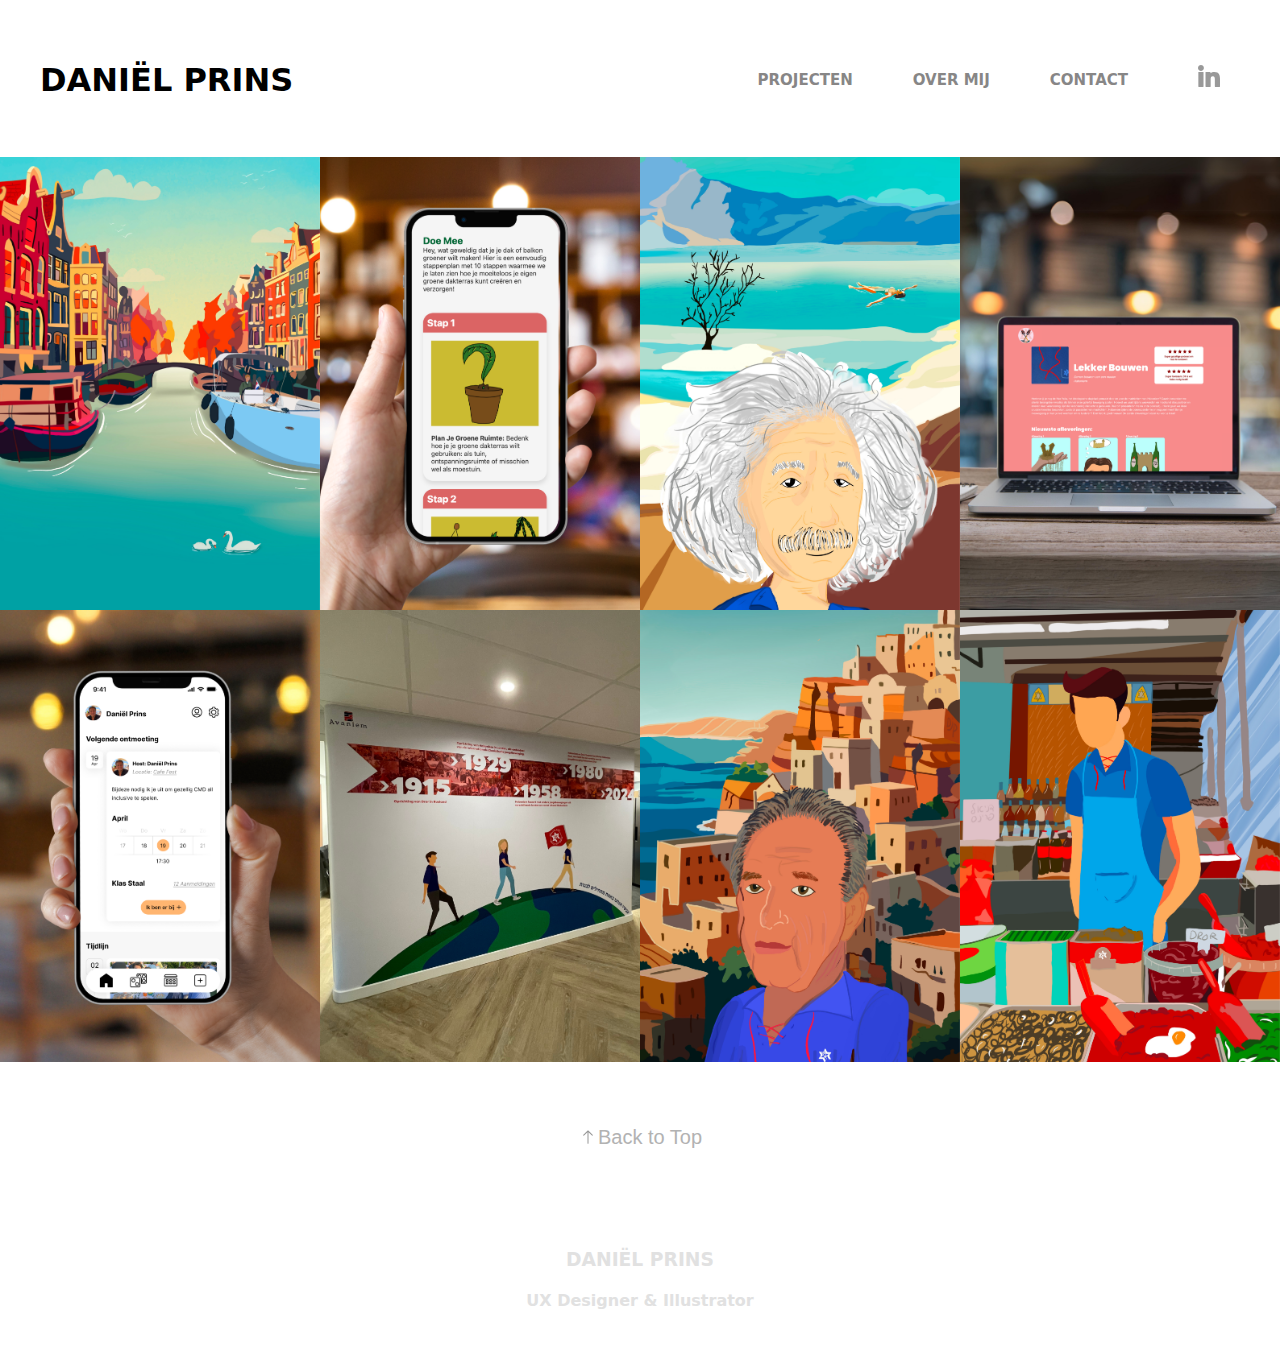
<file: index.html>
<!DOCTYPE html>
<html lang="en">
<head>
    <meta charset="UTF-8">
    <meta name="viewport" content="width=device-width, initial-scale=1.0">
    <title>Portfolio</title>
    <link rel="stylesheet" href="styles.css">
</head>


<body>
   
    <nav>
        <div class="nav-left">
            <a href="index.html" > <h1> DANIËL PRINS</h1> </a>
        </div>
        <div class="nav-right">
            <a href="index.html">PROJECTEN</a>
            <a href="overmij.html">OVER MIJ</a>
            <a href="contact.html">CONTACT</a>
            <a href="https://www.linkedin.com/in/daniël-prins-49a5671b0/" target="_blank">
                <img src="img/Logo's/LinkedIn_icon.svg" alt="linkedin">
              </a>
        </div>
    </nav>

    <div class="gallery-row">
        <div class="image-container"> 
            <a href= amsterdam.html> 
            <img src="img/Mijn_werk/Amsterdam.png" alt="Amsterdam">
            <div class="overlay">
                <div class="overlay-text">Amsterdam poster</div>
            </div>
        </a>
        </div>
    
        <div class="image-container">
            <a href= bovennatuurlijk.html> 
            <img src="img/Mijn_werk/BovenNatuurlijk.png" alt="Boven Natuurlijk">
            <div class="overlay">
                <div class="overlay-text">Boven Natuurlijk</div>
            </div>
            </a>
        </div>
    
        <div class="image-container">
            <a href= einstein.html> 
            <img src="img/Mijn_werk/Einstein.png" alt="Einstein">
            <div class="overlay">
                <div class="overlay-text">Haboniem Dror ontwerp Einstein kantoor</div>
            </div>
         </a>
        </div>
    
        <div class="image-container">
            <a href= lekkerbouwen.html> 
            <img src="img/Mijn_werk/Podcast.png" alt="Podcast">
            <div class="overlay">
                <div class="overlay-text">Lekker Bouwen</div>
            </div>
            </a>
        </div>
    
        <div class="image-container">
            <a href= cmdallinclusive.html> 
            <img src="img/Mijn_werk/CMD_All_inclusive.png" alt="CMD All Inclusive">
            <div class="overlay">
                <div class="overlay-text">CMD All Inclusive</div>
            </div>
            </a>
        </div>
    
        <div class="image-container">
            <a href= grotemuur.html> 
            <img src="img/Mijn_werk/Grote_muur.png" alt="Grote Muur">
            <div class="overlay">
                <div class="overlay-text">Haboniem Dror ontwerp muur</div>
            </div>
            </a>
        </div>
    
        <div class="image-container">
            <a href= rabin.html> 
            <img src="img/Mijn_werk/Rabin.png" alt="Rabin">
            <div class="overlay">
                <div class="overlay-text">Haboniem Dror ontwerp recreatiezaal</div>
            </div>
            </a>
        </div>
    
        <div class="image-container">
            <a href= keuken.html> 
            <img src="img/Mijn_werk/Keuken.png" alt="Keuken">
            <div class="overlay">
                <div class="overlay-text">Haboniem Dror ontwerp keukendeur</div>
            </div>
        </div>
        </a>
    </div>

    <footer>
        
        <div class="back-to-top-container">
            <a href="#">
                <img src="img/Logo's/arrow.svg" alt="Arrow">
            </a>
            <a href="#" class="back-to-top">Back to Top</a>
        </div>
        

        <h3>DANIËL PRINS</h3>
        <h4>UX Designer & Illustrator</h4>

    </footer>

    <script src="script.js"></script>

</body>

</html>
</file>
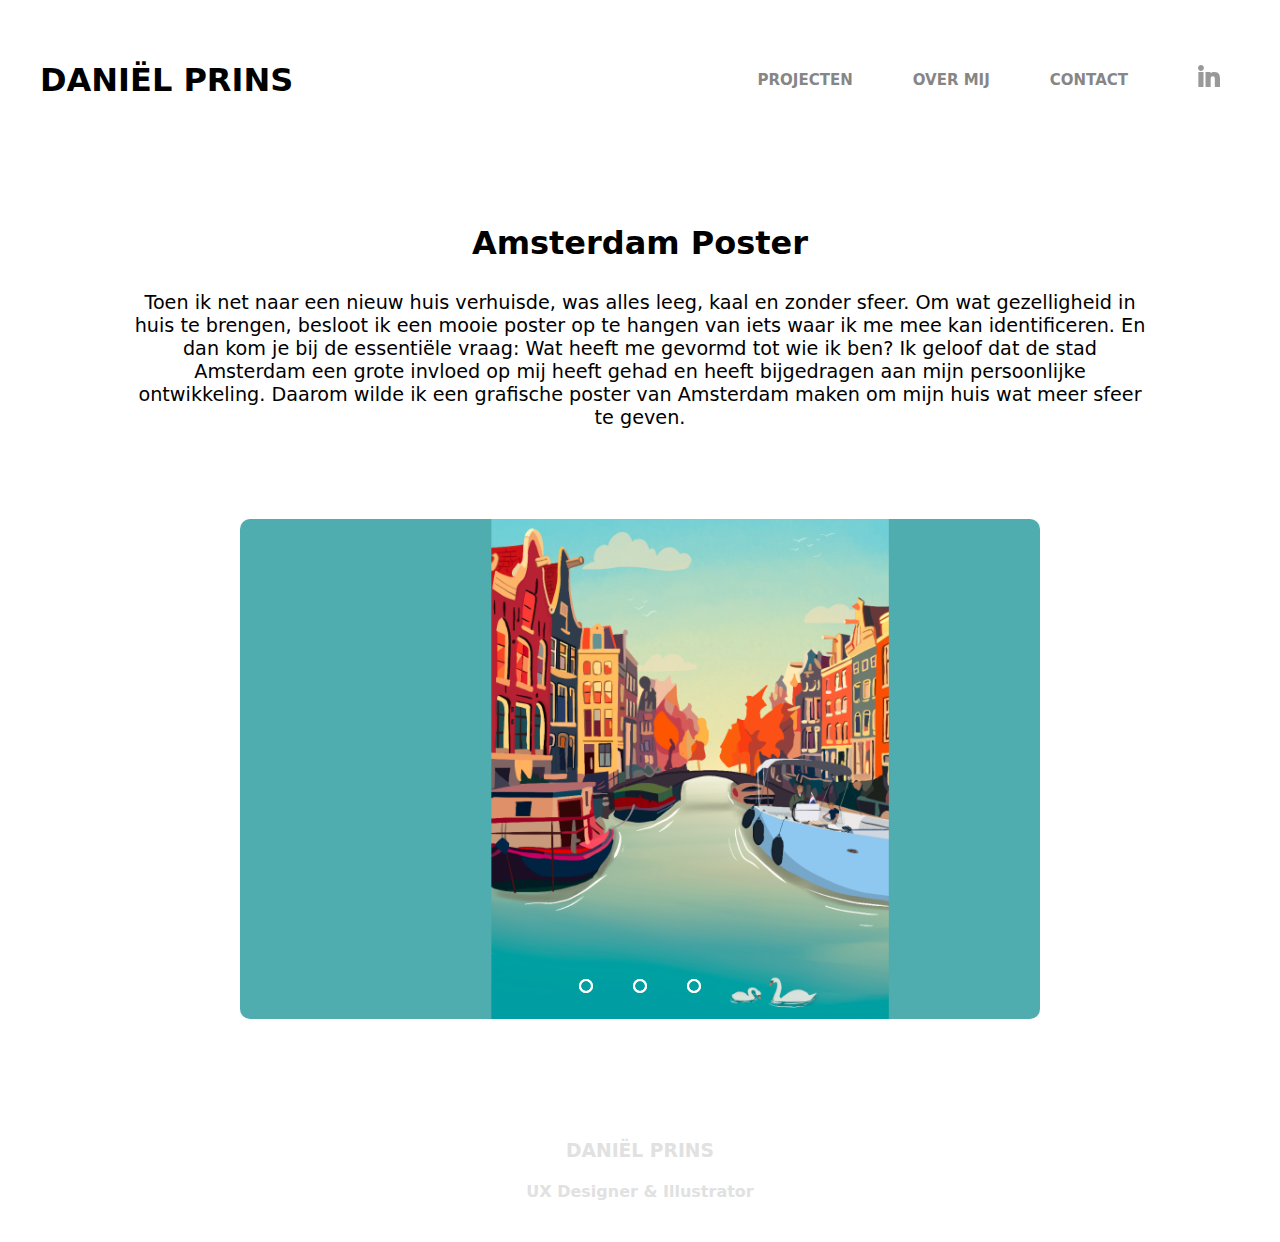
<file: amsterdam.html>
<!DOCTYPE html>
<html lang="en">
<head>
    <meta charset="UTF-8">
    <meta name="viewport" content="width=device-width, initial-scale=1.0">
    <title>Portfolio</title>
    <link rel="stylesheet" href="styles.css">
</head>


<body>
   
    <nav>
        <div class="nav-left">
            <a href="index.html" > <h1> DANIËL PRINS</h1> </a>
        </div>
        <div class="nav-right">
            <a href="index.html">PROJECTEN</a>
            <a href="overmij.html">OVER MIJ</a>
            <a href="contact.html">CONTACT</a>
            <a href="https://www.linkedin.com/in/daniël-prins-49a5671b0/" target="_blank">
                <img src="img/Logo's/LinkedIn_icon.svg" alt="linkedin">
              </a>
        </div>
    </nav>

    <div class="grotemuurpagina" >
        <h1>Amsterdam Poster</h1>
    <p>Toen ik net naar een nieuw huis verhuisde, was alles leeg, kaal en zonder sfeer. Om wat gezelligheid in huis te brengen, besloot ik een mooie poster op te hangen van iets waar ik me mee kan identificeren. En dan kom je bij de essentiële vraag: Wat heeft me gevormd tot wie ik ben? Ik geloof dat de stad Amsterdam een grote invloed op mij heeft gehad en heeft bijgedragen aan mijn persoonlijke ontwikkeling. Daarom wilde ik een grafische poster van Amsterdam maken om mijn huis wat meer sfeer te geven.</p>
   
        <div class="slider">
            <div class="slides">
                <input type="radio" name="radio-btn" id="radio1">
                <input type="radio" name="radio-btn" id="radio2">
                <input type="radio" name="radio-btn" id="radio3">
    
                <div class="slide first">
                    <img src="img/foto_carrousel/amsterdam_horizontaal.png" alt="mensen_lopen_op_aarde">
                </div>
                <div class="slide">
                    <img src="img/foto_carrousel/foto_GD.png" alt="Gid_en_ik_bij_muur">
                </div>
                <div class="slide">
                    <img src="img/foto_carrousel/Amsterdam_inhetecht.png" alt="close_up_muur">
                </div>
    
                <div class="navigation-auto">
                    <div class="auto-btn1"></div>
                    <div class="auto-btn2"></div>
                    <div class="auto-btn3"></div>
                </div>
    
            </div>
            <div class="navigation-manual">
                <label for="radio1" class="manual-btn"></label>
                <label for="radio2" class="manual-btn"></label>
                <label for="radio3" class="manual-btn"></label>
            </div>
    
    
        </div>
    </div>

    <footer>
        
        <h3>DANIËL PRINS</h3>
        <h4>UX Designer & Illustrator</h4>

    </footer>
    
    <script src="script.js"></script>

</body>
</file>
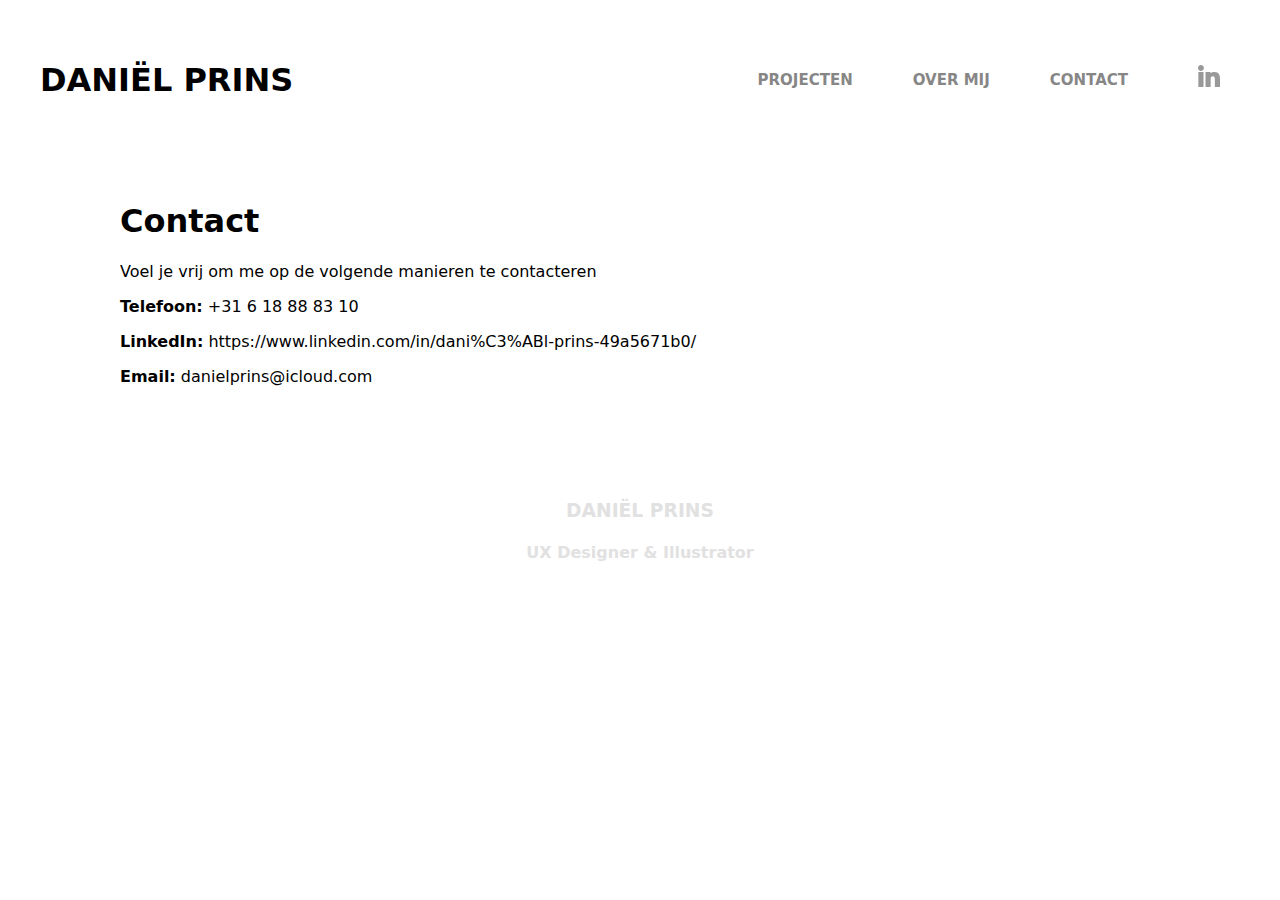
<file: contact.html>
<!DOCTYPE html>
<html lang="en">
<head>
    <meta charset="UTF-8">
    <meta name="viewport" content="width=device-width, initial-scale=1.0">
    <title>Portfolio</title>
    <link rel="stylesheet" href="styles.css">
</head>


<body>
   
    <nav>
        <div class="nav-left">
            <a href="index.html" > <h1> DANIËL PRINS</h1> </a>
        </div>
        <div class="nav-right">
            <a href="index.html">PROJECTEN</a>
            <a href="overmij.html">OVER MIJ</a>
            <a href="contact.html">CONTACT</a>
            <a href="https://www.linkedin.com/in/daniël-prins-49a5671b0/" target="_blank">
                <img src="img/Logo's/LinkedIn_icon.svg" alt="linkedin">
              </a>
        </div>
    </nav>

    <div class="contact">
    <h1>Contact</h1>
    <p>Voel je vrij om me op de volgende manieren te contacteren</p>
    <p><strong>Telefoon:</strong> +31 6 18 88 83 10</p>
    <strong>LinkedIn:</strong> <a href="https://www.linkedin.com/in/dani%C3%ABl-prins-49a5671b0/"> https://www.linkedin.com/in/dani%C3%ABl-prins-49a5671b0/ </a>
    <p><strong>Email:</strong><a href="mailto:danielprins@icloud.com"> danielprins@icloud.com</a></p>
    </div>

    <footer>
        
        <h3>DANIËL PRINS</h3>
        <h4>UX Designer & Illustrator</h4>

    </footer>

</body>
</file>
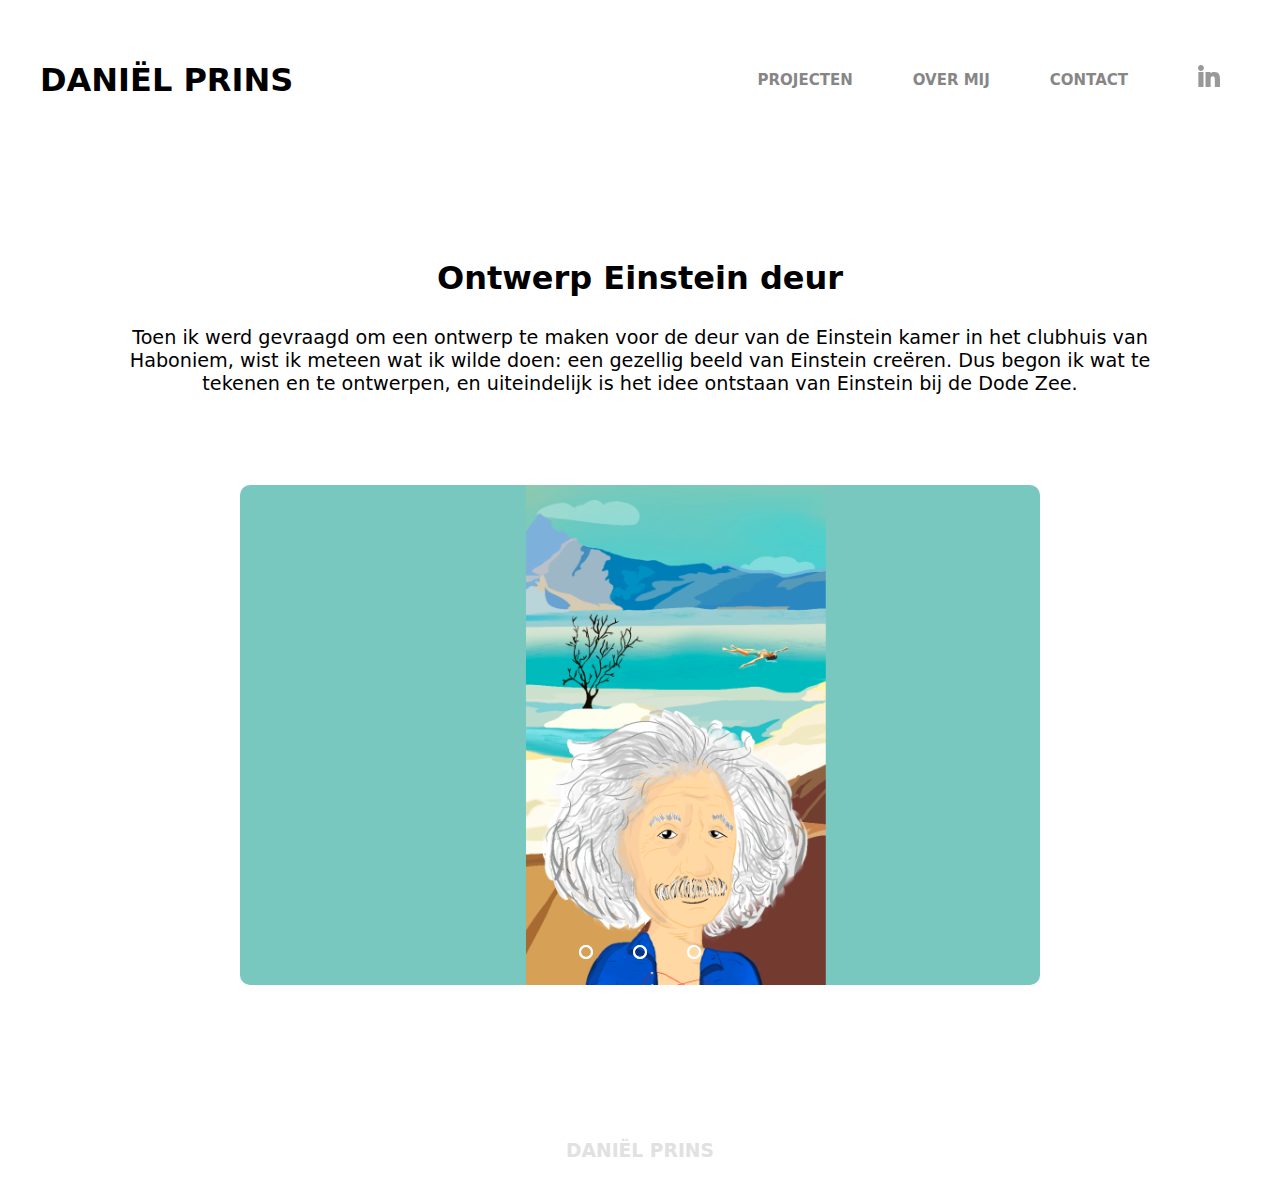
<file: einstein.html>
<!DOCTYPE html>
<html lang="en">
<head>
    <meta charset="UTF-8">
    <meta name="viewport" content="width=device-width, initial-scale=1.0">
    <title>Portfolio</title>
    <link rel="stylesheet" href="styles.css">
</head>


<body>
   
    <nav>
        <div class="nav-left">
            <a href="index.html" > <h1> DANIËL PRINS</h1> </a>
        </div>
        <div class="nav-right">
            <a href="index.html">PROJECTEN</a>
            <a href="overmij.html">OVER MIJ</a>
            <a href="contact.html">CONTACT</a>
            <a href="https://www.linkedin.com/in/daniël-prins-49a5671b0/" target="_blank">
                <img src="img/Logo's/LinkedIn_icon.svg" alt="linkedin">
              </a>
        </div>
    </nav>

    <div class="grotemuurpagina" >
        <h1>Ontwerp Einstein deur</h1>
    <p>Toen ik werd gevraagd om een ontwerp te maken voor de deur van de Einstein kamer in het clubhuis van Haboniem, wist ik meteen wat ik wilde doen: een gezellig beeld van Einstein creëren. Dus begon ik wat te tekenen en te ontwerpen, en uiteindelijk is het idee ontstaan van Einstein bij de Dode Zee.</p>
   
        <div class="slider">
            <div class="slides">
                <input type="radio" name="radio-btn" id="radio1">
                <input type="radio" name="radio-btn" id="radio2">
                <input type="radio" name="radio-btn" id="radio3">
    
                <div class="slide first">
                    <img src="img/foto_carrousel/einstein_horizontaal.png" alt="Einstein">
                </div>
                <div class="slide">
                    <img src="img/foto_carrousel/Einstein_echt.png" alt="Deur">
                </div>
                <div class="slide">
                    <img src="img/foto_carrousel/foto_GD.png" alt="deur_in_het_echt">
                </div>
    
                <div class="navigation-auto">
                    <div class="auto-btn1"></div>
                    <div class="auto-btn2"></div>
                    <div class="auto-btn3"></div>
                </div>
    
            </div>
            <div class="navigation-manual">
                <label for="radio1" class="manual-btn"></label>
                <label for="radio2" class="manual-btn"></label>
                <label for="radio3" class="manual-btn"></label>
            </div>
    
    
        </div>
    </div>
    <footer>
        
        <h3>DANIËL PRINS</h3>

    </footer>
    
    <script src="script.js"></script>

</body>
</file>
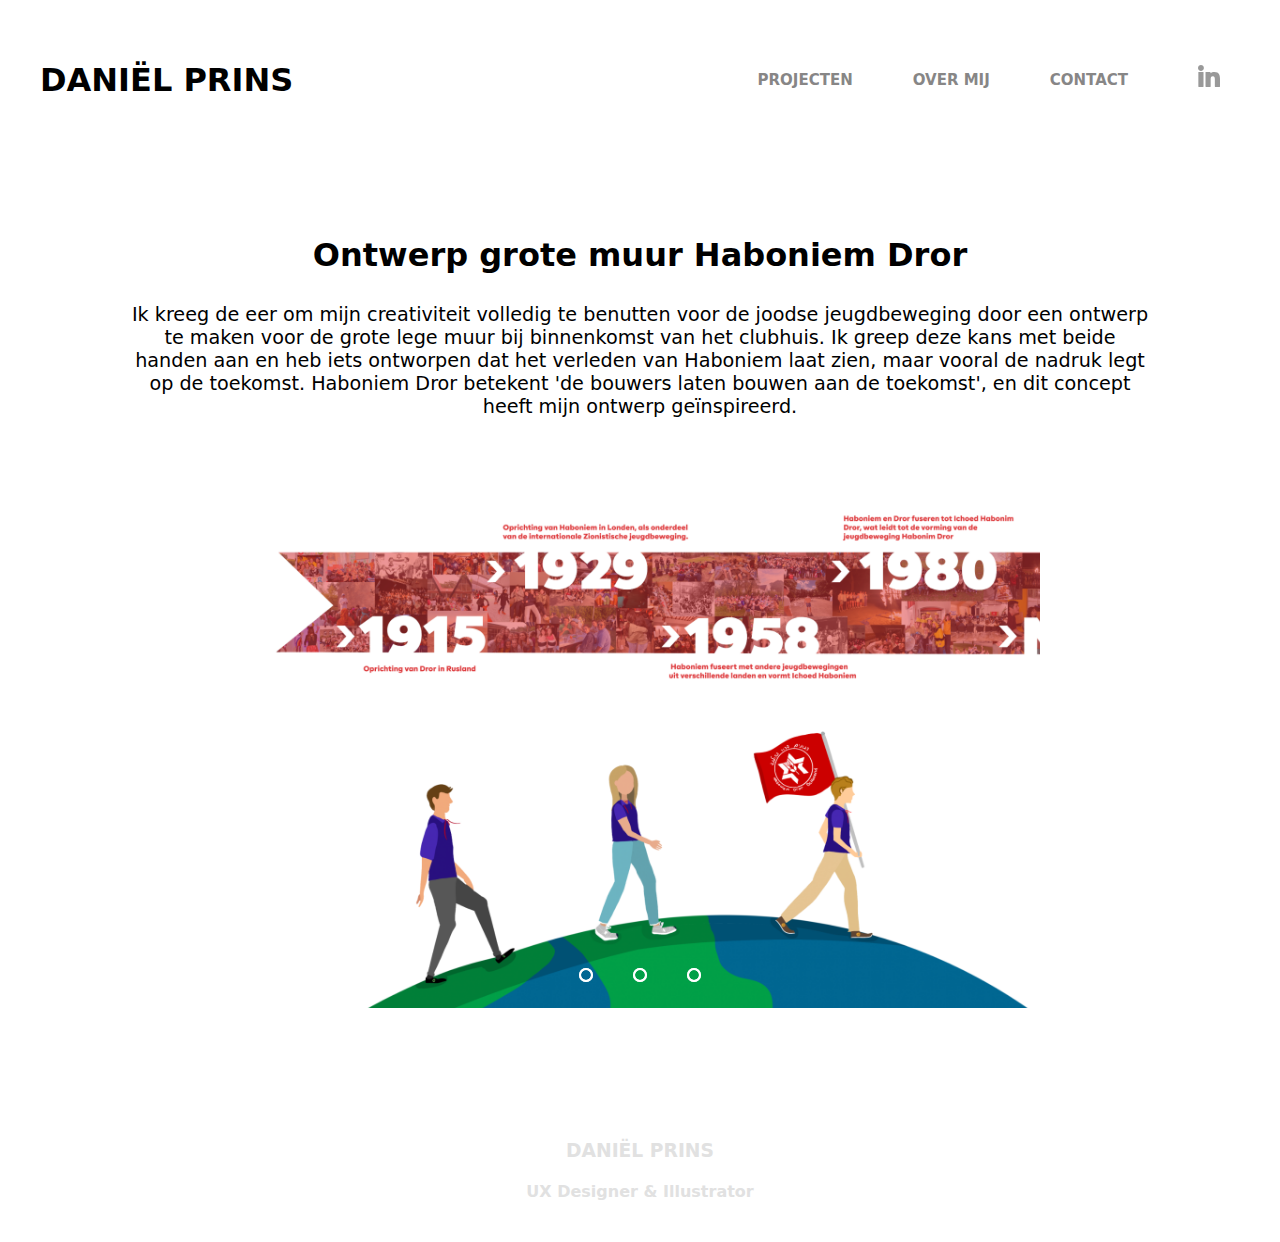
<file: grotemuur.html>
<!DOCTYPE html>
<html lang="en">
<head>
    <meta charset="UTF-8">
    <meta name="viewport" content="width=device-width, initial-scale=1.0">
    <title>Portfolio</title>
    <link rel="stylesheet" href="styles.css">
</head>


<body>
   
    <nav>
        <div class="nav-left">
            <a href="index.html" > <h1> DANIËL PRINS</h1> </a>
        </div>
        <div class="nav-right">
            <a href="index.html">PROJECTEN</a>
            <a href="overmij.html">OVER MIJ</a>
            <a href="contact.html">CONTACT</a>
            <a href="https://www.linkedin.com/in/daniël-prins-49a5671b0/" target="_blank">
                <img src="img/Logo's/LinkedIn_icon.svg" alt="linkedin">
              </a>
        </div>
    </nav>

<div class="grotemuurpagina" >
    <h1>Ontwerp grote muur Haboniem Dror</h1>
    <p>Ik kreeg de eer om mijn creativiteit volledig te benutten voor de joodse jeugdbeweging door een ontwerp te maken voor de grote lege muur bij binnenkomst van het clubhuis. Ik greep deze kans met beide handen aan en heb iets ontworpen dat het verleden van Haboniem laat zien, maar vooral de nadruk legt op de toekomst. Haboniem Dror betekent 'de bouwers laten bouwen aan de toekomst', en dit concept heeft mijn ontwerp geïnspireerd.</p>
   
    <div class="slider">
        <div class="slides">
            <input type="radio" name="radio-btn" id="radio1">
            <input type="radio" name="radio-btn" id="radio2">
            <input type="radio" name="radio-btn" id="radio3">

            <div class="slide first">
                <img src="img/foto_carrousel/muur_digitaal.png" alt="mensen_lopen_op_aarde">
            </div>
            <div class="slide">
                <img src="img/foto_carrousel/foto_GD.png" alt="Gid_en_ik_bij_muur">
            </div>
            <div class="slide">
                <img src="img/foto_carrousel/muur_horizontaal.png" alt="close_up_muur">
            </div>

            <div class="navigation-auto">
                <div class="auto-btn1"></div>
                <div class="auto-btn2"></div>
                <div class="auto-btn3"></div>
            </div>

        </div>
        <div class="navigation-manual">
            <label for="radio1" class="manual-btn"></label>
            <label for="radio2" class="manual-btn"></label>
            <label for="radio3" class="manual-btn"></label>
        </div>


    </div>
</div>

<footer>
        
    <h3>DANIËL PRINS</h3>
    <h4>UX Designer & Illustrator</h4>

</footer>

<script src="script.js"></script>

    </body>
</html>
</file>
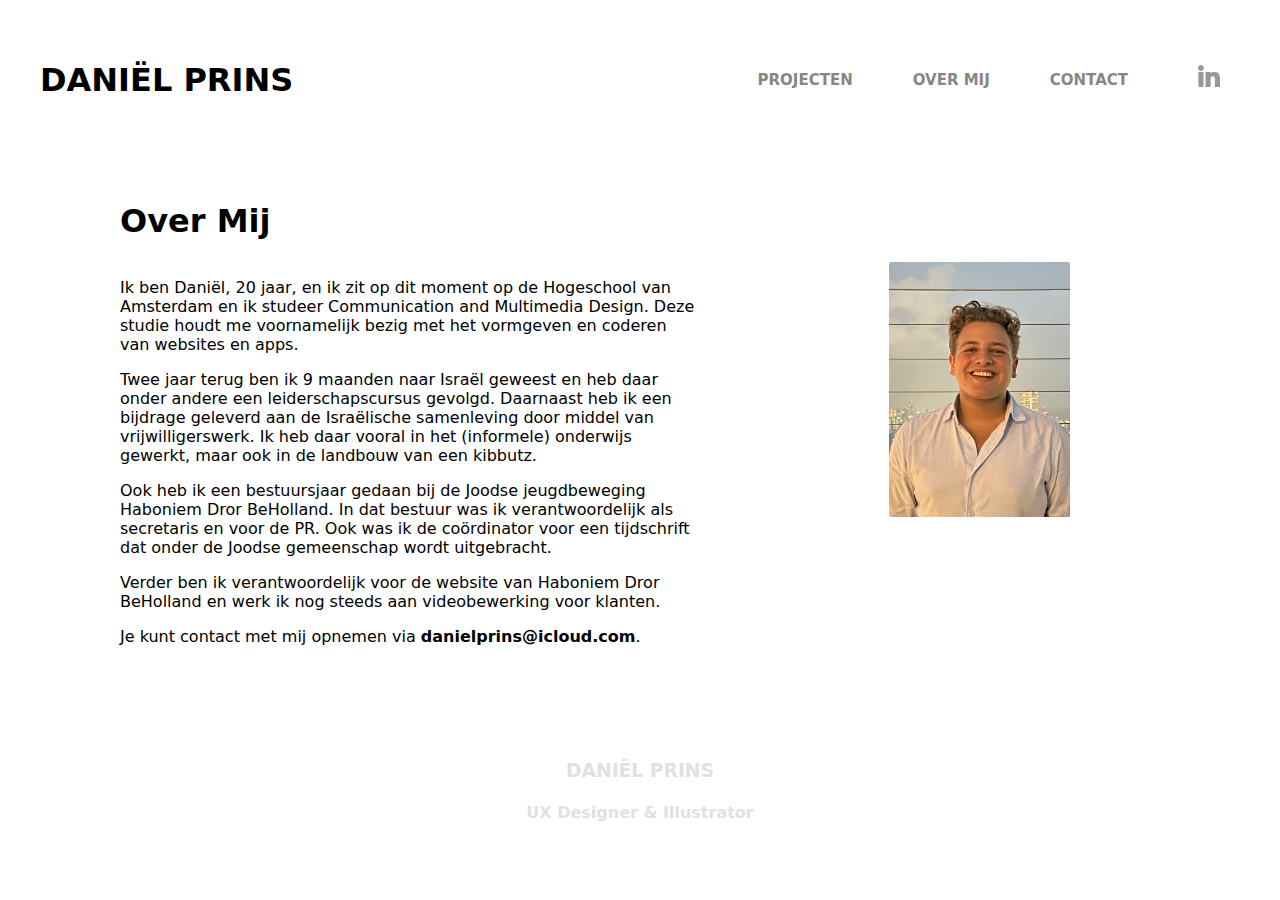
<file: overmij.html>
<!DOCTYPE html>
<html lang="en">
<head>
    <meta charset="UTF-8">
    <meta name="viewport" content="width=device-width, initial-scale=1.0">
    <title>Portfolio</title>
    <link rel="stylesheet" href="styles.css">
</head>


<body>
   
    <nav>
        <div class="nav-left">
            <a href="index.html" > <h1> DANIËL PRINS</h1> </a>
        </div>
        <div class="nav-right">
            <a href="index.html">PROJECTEN</a>
            <a href="overmij.html">OVER MIJ</a>
            <a href="contact.html">CONTACT</a>
            <a href="https://www.linkedin.com/in/daniël-prins-49a5671b0/" target="_blank">
                <img src="img/Logo's/LinkedIn_icon.svg" alt="linkedin">
              </a>
        </div>
    </nav>

    <div class="overmij">
        <h1>Over Mij</h1>
        <div class="content-container">
            <div class="text-overmij">
                <p>Ik ben Daniël, 20 jaar, en ik zit op dit moment op de Hogeschool van Amsterdam en ik studeer Communication and Multimedia Design. Deze studie houdt me voornamelijk bezig met het vormgeven en coderen van websites en apps.</p>
                <p>Twee jaar terug ben ik 9 maanden naar Israël geweest en heb daar onder andere een leiderschapscursus gevolgd. Daarnaast heb ik een bijdrage geleverd aan de Israëlische samenleving door middel van vrijwilligerswerk. Ik heb daar vooral in het (informele) onderwijs gewerkt, maar ook in de landbouw van een kibbutz.</p>
                <p>Ook heb ik een bestuursjaar gedaan bij de Joodse jeugdbeweging Haboniem Dror BeHolland. In dat bestuur was ik verantwoordelijk als secretaris en voor de PR. Ook was ik de coördinator voor een tijdschrift dat onder de Joodse gemeenschap wordt uitgebracht.</p>
                <p>Verder ben ik verantwoordelijk voor de website van Haboniem Dror BeHolland en werk ik nog steeds aan videobewerking voor klanten.</p>
                <p>Je kunt contact met mij opnemen via <a href="mailto:danielprins@icloud.com">danielprins@icloud.com</a>.</p>
            </div>
            <div class="img-overmij">
                <img src="img/overig/daniël Prins.png" alt="Daniël Prins">
            </div>
        </div>
    </div>

    <footer>
        
        <h3>DANIËL PRINS</h3>
        <h4>UX Designer & Illustrator</h4>

    </footer>

</body>
</file>
<file: styles.css>
body {
    margin: 0;
    padding: 0;
    box-sizing: border-box;
    height:100vh;
    font-family: system-ui, -apple-system, BlinkMacSystemFont, 'Segoe UI', Roboto, Oxygen, Ubuntu, Cantarell, 'Open Sans', 'Helvetica Neue', sans-serif;;
}

a {
    text-decoration: none;
    color: black;
  }

nav {
    font-family: system-ui, -apple-system, BlinkMacSystemFont, 'Segoe UI', Roboto, Oxygen, Ubuntu, Cantarell, 'Open Sans', 'Helvetica Neue', sans-serif;
    display: flex;
    justify-content: space-between;
    align-items: center;
    padding: 40px;
}

.nav-left a {
    transition: color 0.3s ease; 
}


.nav-left a:hover {
    color: #b2b2b2;
}


.nav-right {
    display: flex;
    align-items: center;
    margin-right: -40px;
    transition: color 0.3s ease;
}

.nav-right a {
    text-decoration: none;
    color: #878686; 
    padding: 0, 10px;
    margin-right: 60px ;
    font-size: 15px;
    font-weight: bold;
    transition: color 0.3s ease; 
}

.nav-right a:hover {
    color: black;
}

.nav-right img {
    width: 22px; 
    margin-bottom: 5px; 
    height: auto;
    margin-left: 10px; 
    filter: invert(0.6); 
    transition: filter 0.3s ease;
}

.nav-right img:hover {
    filter: invert(0); 
}

.gallery-row {
    display: flex;
    flex-wrap: wrap;
    width: 100vw; 
    justify-content: flex-start;
    padding: 0;
    margin: 0;
}

.gallery-row img {
    width: 25vw; 
    height: auto;
    object-fit: cover;
    box-sizing: border-box;
    padding: 0;
    margin-top: -4px;
}

.image-container {
    position: relative;
    display: inline-block;
}

.overlay {
    position: absolute;
    top: 0;
    left: 0;
    width: 100%;
    height: 100%;
    background-color: #ff800080;
    opacity: 0; 
    transition: opacity 0.3s ease; 
    display: flex;
    justify-content: center;
    align-items: center;
    text-align: center;
    margin-top: -4px;
    font-family: system-ui, -apple-system, BlinkMacSystemFont, 'Segoe UI', Roboto, Oxygen, Ubuntu, Cantarell, 'Open Sans', 'Helvetica Neue', sans-serif;
}

.overlay-text {
    color: white;
    font-size: 45px; 
    font-weight: bold;
    padding: 20px;
    pointer-events: none;
    text-align: left;
}

.image-container:hover .overlay {
    opacity: 1; 
}

footer {
    margin-top: 40px;
    text-align: center;
    padding: 20px; 
    font-family: system-ui, -apple-system, BlinkMacSystemFont, 'Segoe UI', Roboto, Oxygen, Ubuntu, Cantarell, 'Open Sans', 'Helvetica Neue', sans-serif;
    color: rgb(225, 225, 225);

}

.back-to-top-container {
    display: flex;
    align-items: center;
    justify-content: center;
    margin-bottom: 100px;
    transition: filter 0.3s ease;
}

.back-to-top-container a {
    text-decoration: none;
    color: rgb(178, 178, 178); 
    font-family: 'Gill Sans', 'Gill Sans MT', Calibri, 'Trebuchet MS', sans-serif;
    font-size: 20px; 
    transition: color 0.3s ease; 
}

.back-to-top-container img {
    width: 20px;
    margin-bottom: -3px;
    transition: filter 0.3s ease;
}

.back-to-top-container:hover {
    color: black; 
    filter: invert(1); 
}

.overmij {
    font-family: system-ui, -apple-system, BlinkMacSystemFont, 'Segoe UI', Roboto, Oxygen, Ubuntu, Cantarell, 'Open Sans', 'Helvetica Neue', sans-serif;
    align-items: center;
    justify-content: center;
    margin-right: 200px;
    margin-left: 100px;padding: 20px;
}


.content-container {
    display: flex;
    justify-content: space-between;
    align-items: flex-start;
}

.overmij img {
    width: 40%;
    display: block;
    margin-left: 190px; 
    margin-right: 0;
    width: 50%;
    border-radius: 1%;
}

.overmij a{
    font-weight: bold;
}


.contact {
    font-family: system-ui, -apple-system, BlinkMacSystemFont, 'Segoe UI', Roboto, Oxygen, Ubuntu, Cantarell, 'Open Sans', 'Helvetica Neue', sans-serif;
    align-items: center;
    justify-content: center;
    margin-right: 200px;
    margin-left: 100px;padding: 20px;
}

.grotemuurpagina {
    height: 100vh;
    display: flex;
    flex-direction: column;
    justify-content: center; 
    align-items: center; 
}

.grotemuurpagina h1 {
    font-size: 2rem; /* Aanpassen van de lettergrootte */
    margin-bottom: 10px; /* Ruimte onder de titel toevoegen */
}

/* Stijl voor de paragraaf */
.grotemuurpagina p {
    font-size: 1.2rem; /* Aanpassen van de lettergrootte */
    text-align: center; /* Tekst centreren */
    max-width: 80%; /* Maximale breedte instellen voor de paragraaf */
    margin-bottom: 90px; /* Ruimte onder de paragraaf toevoegen */
}

.grotemuurpagina body{
    margin: 0;
    padding: 0;
    height: 100vh;
    display: flex;
    justify-content: center;
    align-items: center;
    background-color: black;
}

.grotemuurpagina img{
    width: 100%;
}

.slider{
    width: 800px;
    height:500px;
    border-radius:10px;
    overflow: hidden;
}

.slides{
    width: 500%;
    height: 500px;
    display: flex;
}

.slides input{
    display: none;
}

.slide{
    width: 20%;
    transition: 2s;
}

.slide img{
    width: 900px;
    height: 500px;
}

.navigation-manual{
    position:absolute;
    width: 800px;
    margin-top: -40px;
    display: flex;
    justify-content: center;

}

.manual-btn{
    border:2px solid white;
    padding: 5px;
    border-radius: 10px;
    cursor: pointer;
    transition: 1s;
}

.manual-btn:not(:last-child){
    margin-right: 40px;
}

.manual-btn:hover{
    background: white;
}

#radio1:checked ~ .first{
    margin-left: 0;
}

#radio2:checked ~ .first{
    margin-left: -20%;
}

#radio3:checked ~ .first{
    margin-left: -40%;
}

.navigation-auto{
    position: absolute;
    display: flex;
    width: 800px;
    justify-content: center;
    margin-top: 460px;
}

.navigation-auto div{
    border: 2px solid white;
    padding: 5px;
    border-radius: 10px;
    transition: 1s;
}

.navigation-auto div:not(:last-child){
    margin-right: 40px;
}

#radio1:checked ~ .navigation-auto .auto-btn1{
    background: white;
}

#radio2:checked ~ .navigation-auto .auto-btn2{
    background: white;
}

#radio3:checked ~ .navigation-auto .auto-btn3{
    background: white;
}
</file>
